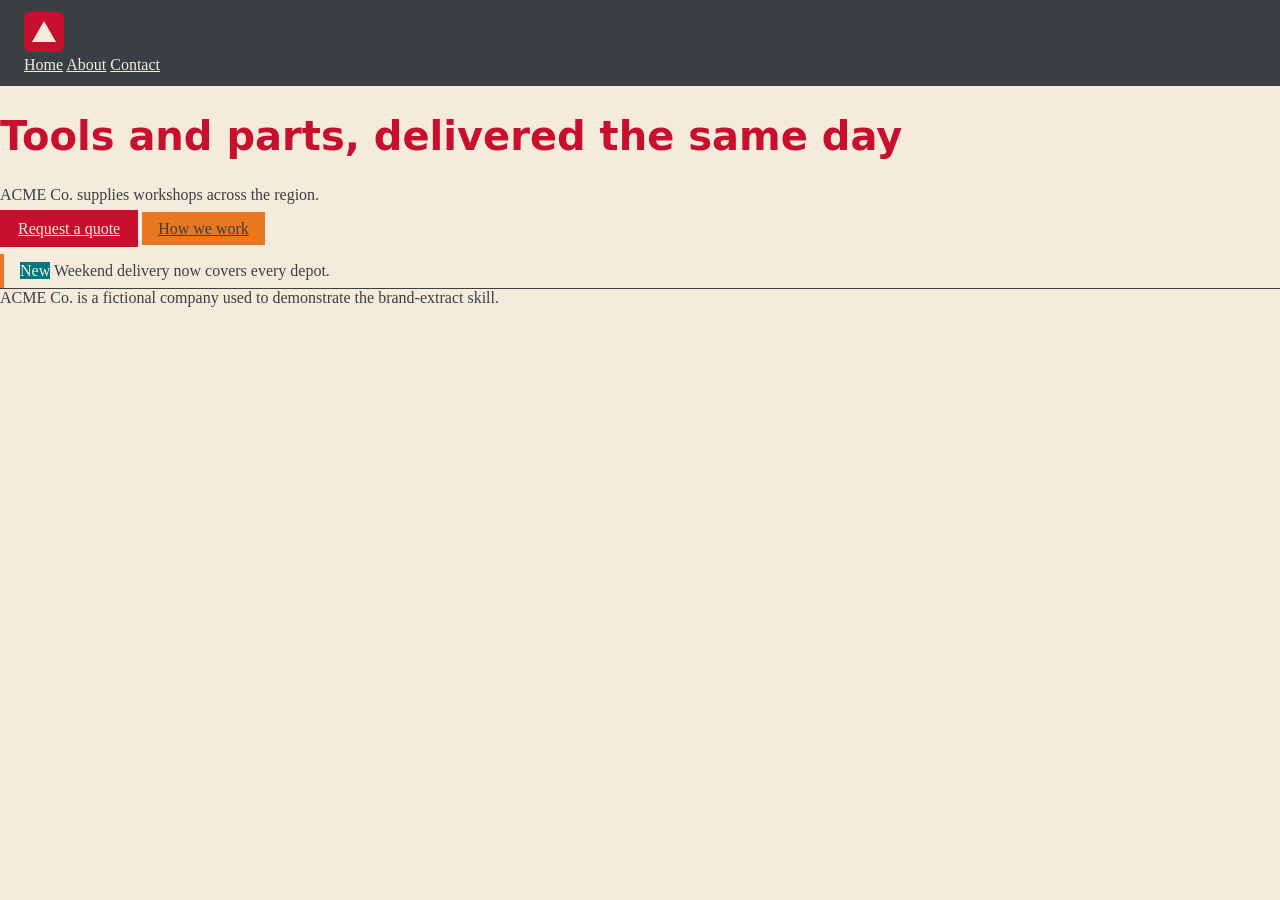
<file: .claude/skills/brand-extract/examples/acme/site/index.html>
<!doctype html>
<html lang="en">
<head>
  <meta charset="utf-8">
  <title>ACME Co.</title>
  <link rel="stylesheet" href="css/acme.css">
</head>
<body>
  <header>
    <img src="img/logo.svg" alt="ACME Co. logo" width="120" height="40">
    <nav><a href="index.html">Home</a> <a href="about.html">About</a> <a href="contact.html">Contact</a></nav>
  </header>
  <main>
    <h1>Tools and parts, delivered the same day</h1>
    <p>ACME Co. supplies workshops across the region.</p>
    <p><a class="btn" href="contact.html">Request a quote</a> <a class="btn-secondary" href="about.html">How we work</a></p>
    <aside class="callout"><span class="badge">New</span> Weekend delivery now covers every depot.</aside>
  </main>
  <footer>ACME Co. is a fictional company used to demonstrate the brand-extract skill.</footer>
</body>
</html>
</file>
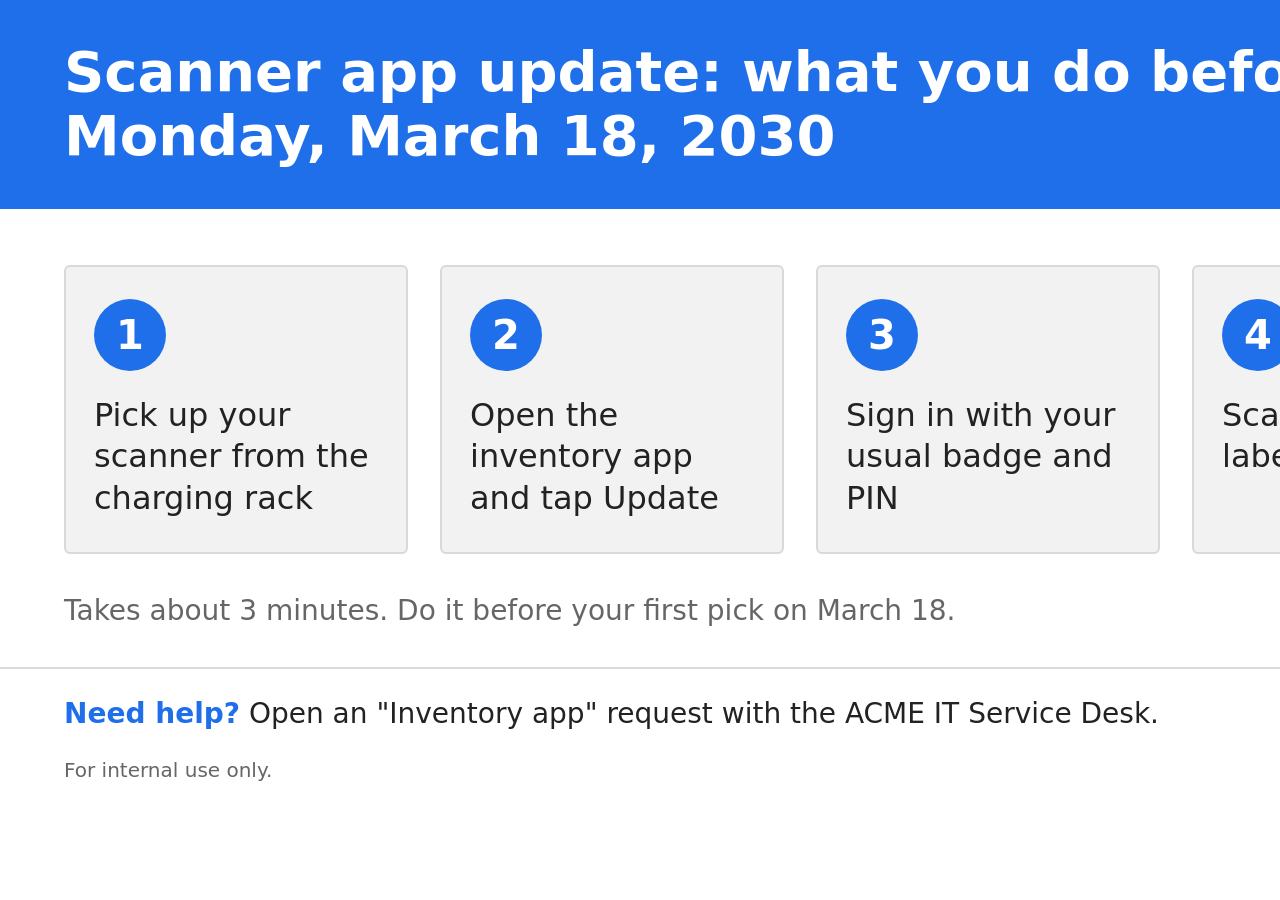
<file: .claude/skills/comms-visual-assets/examples/infographic.html>
<!doctype html>
<html lang="en">
<head>
<meta charset="utf-8">
<title>Scanner update: what to do by March 18, 2030</title>
<link rel="stylesheet" href="../shared/tokens.css">
<style>
  * { box-sizing: border-box; margin: 0; }
  body { width: 1600px; background: var(--brand-background); color: var(--brand-text);
         font-family: var(--brand-font); }
  .band { background: var(--brand-primary); color: var(--brand-background); padding: 40px 64px; }
  .band h1 { font-size: 56px; line-height: 1.15; }
  .steps { display: flex; gap: 32px; padding: 56px 64px 40px; }
  .step { flex: 1; background: var(--brand-surface); border: 2px solid var(--brand-divider);
          border-radius: 6px; padding: 32px 28px; }
  .num { width: 72px; height: 72px; border-radius: 50%; background: var(--brand-primary);
         color: var(--brand-background); font-size: 40px; font-weight: 700;
         display: flex; align-items: center; justify-content: center; margin-bottom: 24px; }
  .step p { font-size: 32px; line-height: 1.3; }
  .time { padding: 0 64px 40px; font-size: 28px; color: var(--brand-text-muted); }
  .help { border-top: 2px solid var(--brand-divider); padding: 28px 64px; font-size: 28px; }
  .help strong { color: var(--brand-primary); }
  .foot { padding: 0 64px 28px; font-size: 20px; color: var(--brand-text-muted); }
</style>
</head>
<body>
  <div class="band"><h1>Scanner app update: what you do before Monday, March 18, 2030</h1></div>
  <div class="steps">
    <div class="step"><div class="num">1</div><p>Pick up your scanner from the charging rack</p></div>
    <div class="step"><div class="num">2</div><p>Open the inventory app and tap Update</p></div>
    <div class="step"><div class="num">3</div><p>Sign in with your usual badge and PIN</p></div>
    <div class="step"><div class="num">4</div><p>Scan one test label to confirm</p></div>
  </div>
  <div class="time">Takes about 3 minutes. Do it before your first pick on March 18.</div>
  <div class="help"><strong>Need help?</strong> Open an "Inventory app" request with the ACME IT Service Desk.</div>
  <div class="foot">For internal use only.</div>
</body>
</html>
</file>
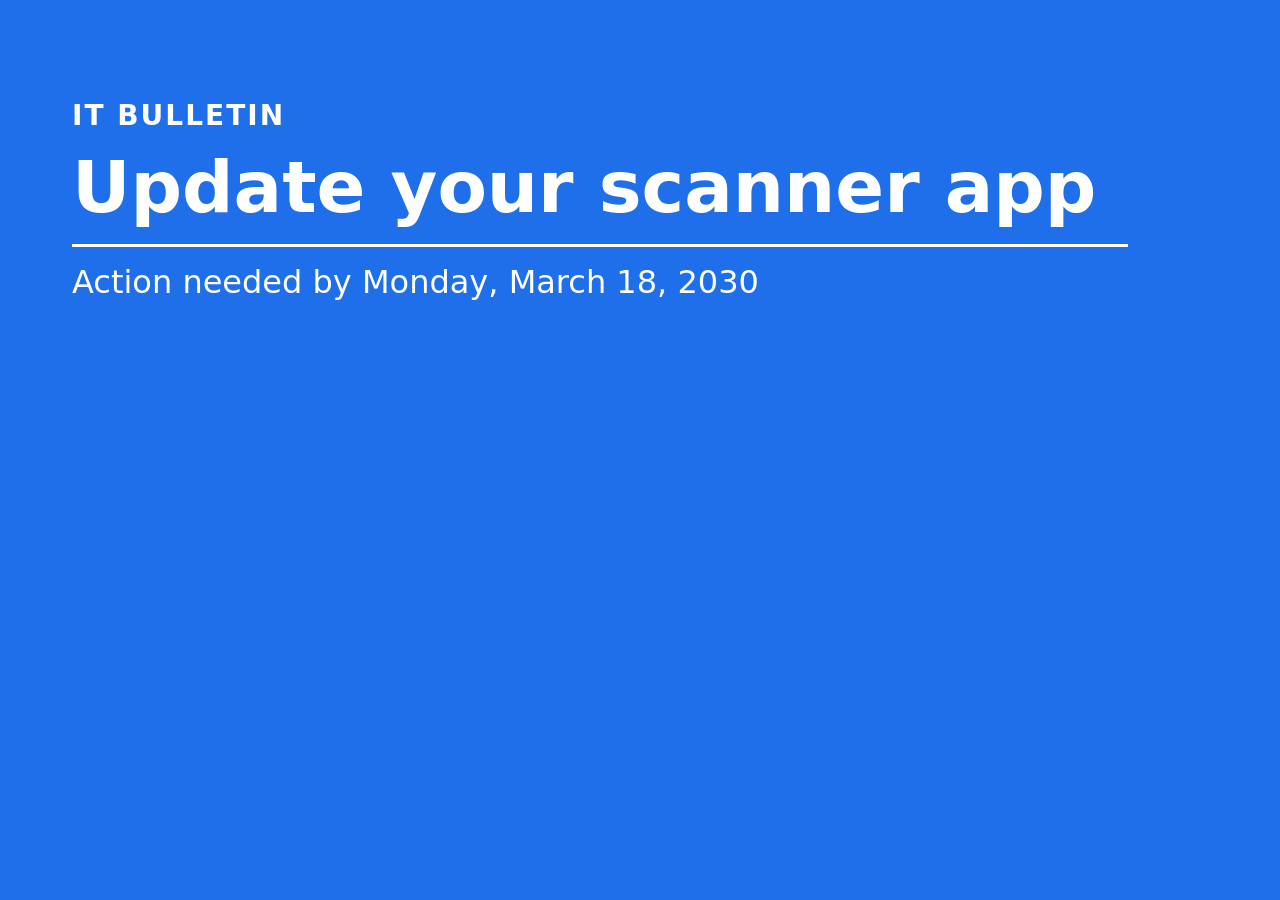
<file: .claude/skills/comms-visual-assets/examples/teams-banner.html>
<!doctype html>
<html lang="en">
<head>
<meta charset="utf-8">
<title>Scanner update banner</title>
<link rel="stylesheet" href="../shared/tokens.css">
<style>
  * { box-sizing: border-box; margin: 0; }
  body { width: 1200px; height: 400px; background: var(--brand-primary);
         color: var(--brand-background); font-family: var(--brand-font);
         display: flex; flex-direction: column; justify-content: center; padding: 0 72px; }
  .label { font-size: 28px; font-weight: 700; letter-spacing: 2px; text-transform: uppercase; }
  h1 { font-size: 72px; line-height: 1.1; margin: 16px 0; }
  .when { font-size: 32px; border-top: 3px solid var(--brand-background); padding-top: 16px; }
</style>
</head>
<body>
  <div class="label">IT Bulletin</div>
  <h1>Update your scanner app</h1>
  <div class="when">Action needed by Monday, March 18, 2030</div>
</body>
</html>
</file>
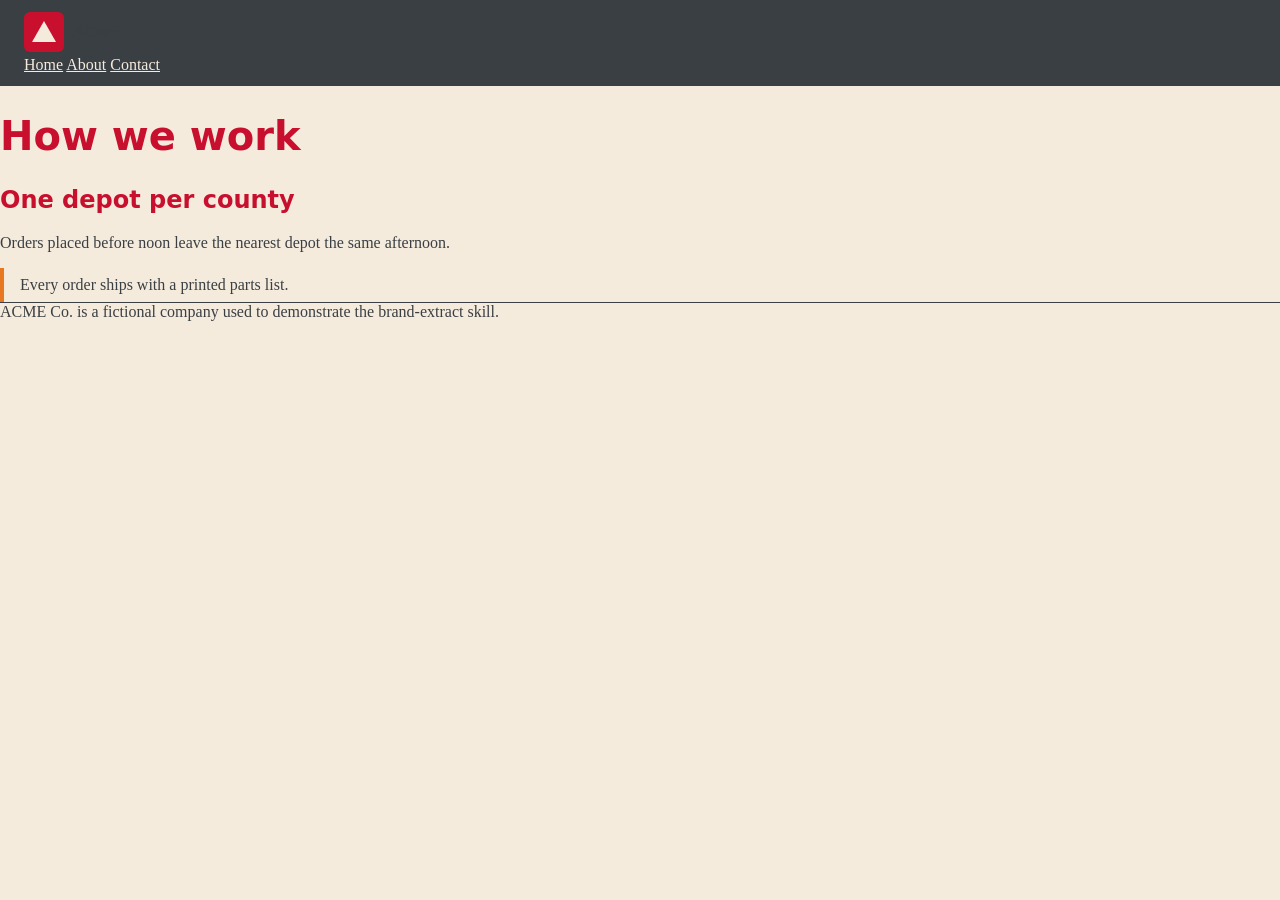
<file: .claude/skills/brand-extract/examples/acme/site/about.html>
<!doctype html>
<html lang="en">
<head>
  <meta charset="utf-8">
  <title>About ACME Co.</title>
  <link rel="stylesheet" href="css/acme.css">
</head>
<body>
  <header>
    <img src="img/logo.svg" alt="ACME Co. logo" width="120" height="40">
    <nav><a href="index.html">Home</a> <a href="about.html">About</a> <a href="contact.html">Contact</a></nav>
  </header>
  <main>
    <h1>How we work</h1>
    <h2>One depot per county</h2>
    <p>Orders placed before noon leave the nearest depot the same afternoon.</p>
    <aside class="callout">Every order ships with a printed parts list.</aside>
  </main>
  <footer>ACME Co. is a fictional company used to demonstrate the brand-extract skill.</footer>
</body>
</html>
</file>
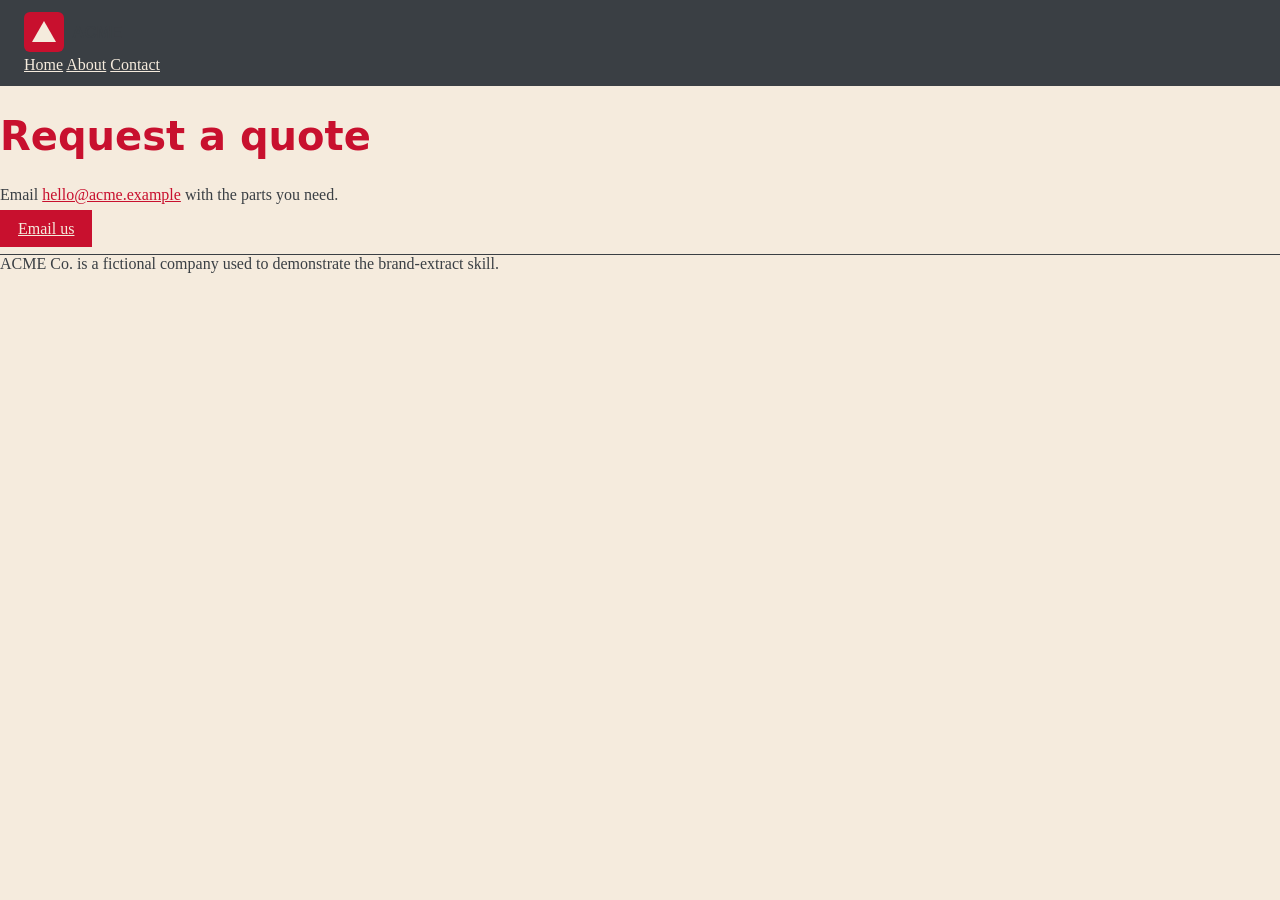
<file: .claude/skills/brand-extract/examples/acme/site/contact.html>
<!doctype html>
<html lang="en">
<head>
  <meta charset="utf-8">
  <title>Contact ACME Co.</title>
  <link rel="stylesheet" href="css/acme.css">
</head>
<body>
  <header>
    <img src="img/logo.svg" alt="ACME Co. logo" width="120" height="40">
    <nav><a href="index.html">Home</a> <a href="about.html">About</a> <a href="contact.html">Contact</a></nav>
  </header>
  <main>
    <h1>Request a quote</h1>
    <p>Email <a href="mailto:hello@acme.example">hello@acme.example</a> with the parts you need.</p>
    <p><a class="btn" href="mailto:hello@acme.example">Email us</a></p>
  </main>
  <footer>ACME Co. is a fictional company used to demonstrate the brand-extract skill.</footer>
</body>
</html>
</file>
<file: .claude/skills/brand-extract/examples/acme/site/css/acme.css>
/* ACME Co. demo site (fictional). Colors: Roadrunner Red, Desert Sand, Anvil Gray,
   Canyon Orange, Mesa Teal. Fonts: Inter for headings, Source Serif 4 for body. */
:root {
  --acme-red: #C8102E;
  --acme-sand: #F5EBDD;
  --acme-gray: #3A3F44;
  --acme-orange: #E87722;
  --acme-teal: #00797E;
}

html { font-size: 100%; }

body {
  margin: 0;
  background: var(--acme-sand);
  color: var(--acme-gray);
  font-family: "Source Serif 4", Georgia, serif;
  font-size: 16px;
}

h1, h2, h3 {
  font-family: Inter, system-ui, sans-serif;
  color: var(--acme-red);
}

h1 { font-size: 2.5rem; }

header { background: var(--acme-gray); color: var(--acme-sand); padding: 12px 24px; }
nav a { color: var(--acme-sand); }
a { color: var(--acme-red); }

.btn { background: var(--acme-red); color: var(--acme-sand); border: 2px solid var(--acme-red); padding: 8px 16px; }
.btn-secondary { background: var(--acme-orange); color: var(--acme-gray); padding: 8px 16px; }
.callout { border-left: 4px solid var(--acme-orange); padding: 8px 16px; }
.badge { background: var(--acme-teal); color: var(--acme-sand); }
footer { color: var(--acme-gray); border-top: 1px solid var(--acme-gray); }

@media (max-width: 600px) {
  h1 { font-size: 2rem; }
}
</file>
<file: .claude/skills/comms-visual-assets/shared/tokens.css>
/*
  brand/tokens.css: NEUTRAL PLACEHOLDER VALUES.

  CSS custom properties mirroring brand/brand.json for HTML and SVG output.
  brand/brand.json is the source of truth; this file is a convenience copy.
  Run the brand-extract skill to replace both files with values learned
  from your own collateral. Do not hand-edit one file without the other.
*/
:root {
  /* colors */
  --brand-primary: #1F6FEB;
  --brand-text: #222222;
  --brand-text-muted: #666666;
  --brand-background: #FFFFFF;
  --brand-surface: #F2F2F2;
  --brand-divider: #D9D9D9;
  --brand-link: #1F6FEB;

  /* status colors: unset in the placeholder (see brand.json "status") */
  --brand-status-good: initial;
  --brand-status-warning: initial;
  --brand-status-critical: initial;

  /* type */
  --brand-font: system-ui, -apple-system, "Segoe UI", Roboto, "Helvetica Neue", Arial, sans-serif;
  --brand-font-mono: ui-monospace, "Cascadia Mono", Consolas, Menlo, monospace;
}
</file>
